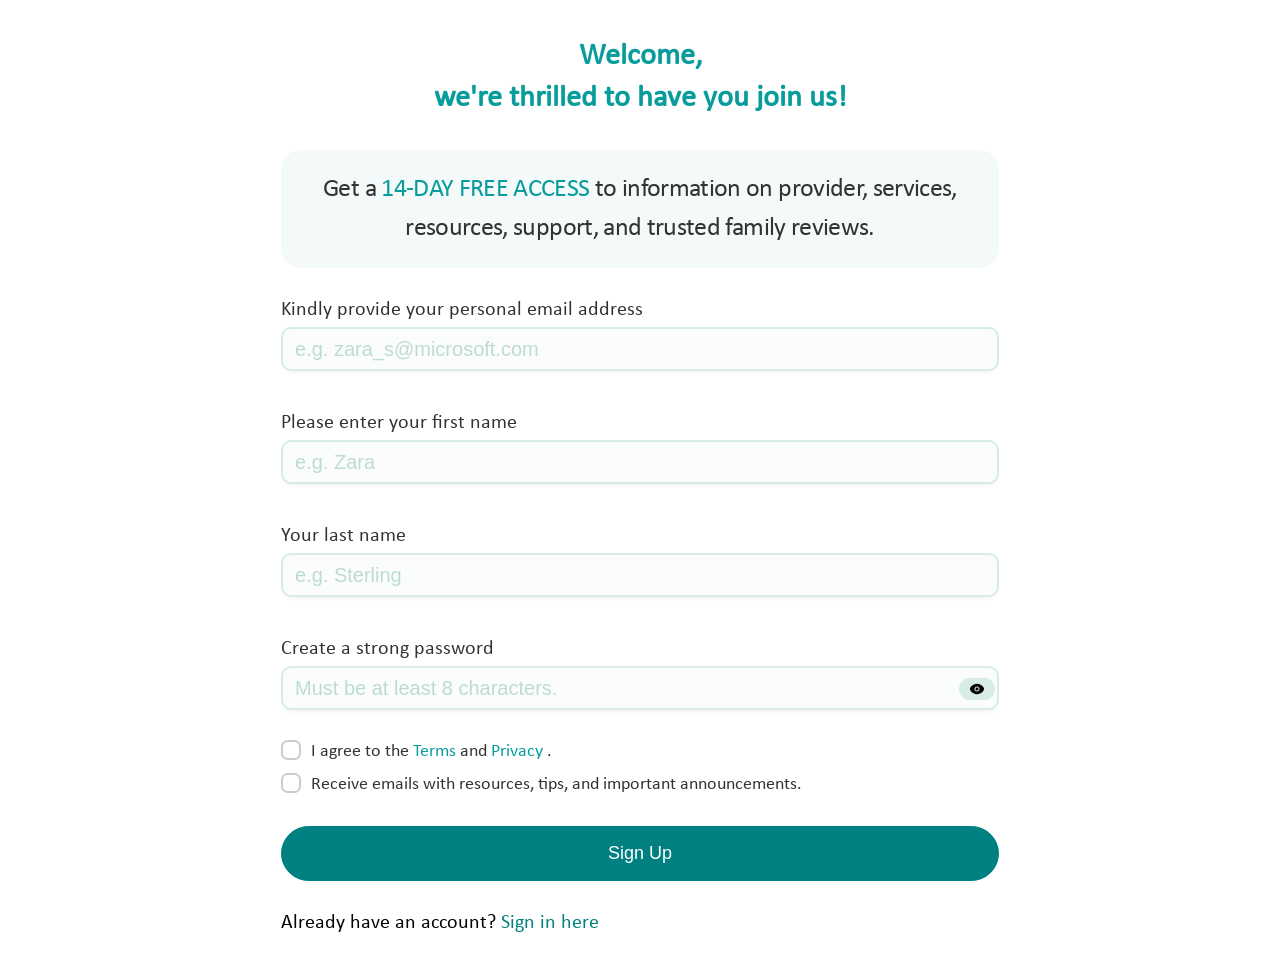
<file: index.html>
<!DOCTYPE html>
<html lang="en">
  <head>
    <meta charset="UTF-8" />
    <meta name="viewport" content="width=device-width, initial-scale=1.0" />
    <link rel="stylesheet" href="./css/signup.css" />
    <title>SignUp</title>
  </head>
  <body>
    <main class="container">
      <section class="form-section">
        <div class="heading-section">
          <h2>Welcome,</h2>
          <h2>we're thrilled to have you join us!</h2>
        </div>
        <div class="heading-message-container">
          Get a <span class="marked">14-DAY FREE ACCESS</span> to information on
          provider, services, resources, support, and trusted family reviews.
        </div>
        <form id="signinForm">
          <div class="form-group">
            <label class="form-label" for="email">
              Kindly provide your personal email address
            </label>
            <input
              required
              id="email"
              type="email"
              placeholder="e.g. zara_s@microsoft.com"
              class="form-control"
            />
          </div>
          <div class="form-group">
            <label class="form-label" for="email">
              Please enter your first name
            </label>
            <input
              required
              id="firstName"
              type="text"
              placeholder="e.g. Zara"
              class="form-control"
            />
          </div>
          <div class="form-group">
            <label class="form-label" for="email"> Your last name </label>
            <input
              required
              id="lastName"
              type="text"
              placeholder="e.g. Sterling"
              class="form-control"
            />
          </div>
          <div class="form-group">
            <label class="form-label" for="password">
              Create a strong password
            </label>
            <div class="input-wrapper">
              <input
                required
                id="password"
                type="password"
                class="form-control"
                placeholder="Must be at least 8 characters."
              />
              <div class="password-visibility-label">
                <div class="visibily-badge show-password">
                  <img
                    class="eye-icon"
                    src="./aseets/icons/eye.svg"
                    alt="eye icon"
                  />
                </div>
                <div class="visibily-badge hide-password">
                  <img
                    class="eye-slash-icon"
                    src="./aseets/icons/eye-slash.svg"
                    alt="eye icon"
                  />
                </div>
              </div>
            </div>
          </div>
          <div class="terms-and-condition-section">
            <div class="terms-section">
              <input name="terms" type="checkbox" hidden />
              <div id="termsCheckBox" class="checkbox"></div>
              <label for="termsCheckBox">
                I agree to the
                <a href="/legal/terms-of-service">Terms</a>
                and
                <a href="/legal/privacy-policy"> Privacy </a> .
              </label>
            </div>
            <div class="terms-section">
              <input name="allowEmails" type="checkbox" hidden />
              <div id="allowEmails" class="checkbox"></div>
              <label for="allowEmails">
                Receive emails with resources, tips, and important
                announcements.
              </label>
            </div>
          </div>
          <div class="recaptcha-container">
            <div
              class="h-captcha"
              data-sitekey="7c64361a-b9d6-4984-b5e6-71acc5c6adcc"
            ></div>
          </div>
          <button type="submit" class="sign-in-button">Sign Up</button>
        </form>
        <div class="sign-in-text-container">
          Already have an account?
          <a class="sign-in-text" href="/sign-in" class="ms-link-3">
            Sign in here
          </a>
        </div>
      </section>
    </main>
    <script src="https://js.hcaptcha.com/1/api.js"></script>
    <script src="./js/signup.js"></script>
  </body>
</html>
</file>
<file: css/signup.css>
/* General Reset */
*,
*::before,
*::after {
  box-sizing: border-box;
}

/* Font Face */
@font-face {
  font-family: "Calibri";
  src: url("../aseets/fonts/calibri/calibri.woff") format("woff");
  font-weight: normal;
  font-style: normal;
}

/* Variables */
:root {
  --color-black: #333;
  --color-white-smoke: #f4f9f9;
  --color-border: rgb(214, 236, 228);
  --color-field-bg: #fbfcfc;
  --color-field-placeholder: rgb(189, 220, 209);
  --color-primary-dark: teal;
  --color-primary-light: rgb(214, 236, 228);
  --color-primary: rgb(8, 156, 156);
  --color-checkbox-border: #ccc;
}

/* Base Styles */
html {
  font-size: 17px;
}

@media (min-width: 400px) {
  html {
    font-size: 18px;
  }
}

body {
  margin: 0;
  font-family: "Calibri", sans-serif;
}

/* Container */
.container {
  align-items: center;
  display: flex;
  justify-content: center;
  min-height: 100vh;
  min-height: 100%;
}

/* Form Section */
.form-section {
  max-width: 790px;
  padding: 36px 27px;
}

@media (min-width: 400px) {
  .form-section {
    padding: 36px;
  }
}

/* Heading Section */
.heading-section {
  color: var(--color-primary);
  margin-bottom: 30px;
  text-align: center;
}

.heading-section h2 {
  font-size: 27px;
  font-weight: 700;
  line-height: 35px;
  margin: 0;
}

@media (min-width: 400px) {
  .heading-section h2 {
    font-size: 30px;
    line-height: 42px;
  }
}

.heading-message-container {
  font-size: 20px;
  line-height: 1.5;
  color: var(--color-black);
  background-color: var(--color-white-smoke);
  text-align: center;
  letter-spacing: -0.025em;
  border-radius: 20px;
  width: auto;
  margin: 0 0 20px;
  padding: 20px;
}

.heading-message-container .marked {
  color: var(--color-primary);
}

@media (min-width: 400px) {
  .heading-message-container {
    font-size: 26px;
  }
}

/* Form Group */
.form-group {
  margin-bottom: 10px;
}

.form-label {
  color: var(--color-black);
  display: inline-block;
  font-size: 16px;
  margin-bottom: 5px;
  padding-top: 10px;
}

@media (min-width: 350px) and (max-width: 399px) {
  .form-label {
    font-size: 18px;
  }
}

@media (min-width: 400px) {
  .form-label {
    font-size: 20px;
  }
}

/* Input Wrapper */
.input-wrapper {
  position: relative;
  display: flex;
  align-items: center;
}

/* Form Control */
input.form-control {
  background-color: var(--color-field-bg);
  border-radius: 10px;
  border: 2px solid var(--color-border);
  box-shadow: 0 5px 5px -5px #0000001a;
  color: var(--color-primary);
  cursor: pointer;
  font-size: 16px;
  margin-bottom: 20px;
  min-height: 44px;
  outline: none;
  padding: 8px 12px;
  transition: box-shadow 0.2s, color 0.2s, border-color 0.2s;
  width: 100%;
}

@media (min-width: 400px) {
  input.form-control {
    font-size: 20px;
  }
}

input.form-control#password {
  padding-right: 50px; /* Space for the visibility toggle */
}

input.form-control::placeholder {
  color: var(--color-field-placeholder);
  font-size: 14px;
}

@media (min-width: 400px) {
  input.form-control::placeholder {
    font-size: 20px;
  }
}

input.form-control:hover,
input.form-control:focus {
  border-color: var(--color-primary);
  border-width: 2px;
  box-shadow: 0 10px 10px -5px #0000001a;
}

/* Password Label */
.password-label {
  display: flex;
  flex-direction: column;
}

@media (min-width: 400px) {
  .password-label {
    flex-direction: row;
    justify-content: space-between;
  }
}

/* Password Visibility Label */
.password-visibility-label {
  position: absolute;
  right: 10px;
  top: 50%;
  transform: translateY(-50%);
  display: flex;
  align-items: center;
  cursor: pointer;
}

.visibily-badge {
  display: none;
  background: var(--color-primary-light);
  border-radius: 12px;
  font-size: 14px;
  padding: 3px 10px;
  text-transform: capitalize;
  position: absolute;
  left: -30px;
  top: -20px;
}

input[type="password"] ~ .password-visibility-label .show-password {
  display: flex;
}

input[type="text"] ~ .password-visibility-label .hide-password {
  display: flex;
}

.visibily-badge img {
  width: 16px;
  object-fit: contain;
}

/* Terms and Condition Section */
.terms-and-condition-section {
  display: flex;
  flex-direction: column;
  gap: 10px;
  margin-bottom: 30px;
}

.terms-section {
  display: flex;
}

.checkbox {
  width: 20px;
  height: 20px;
  border: 2px solid var(--color-checkbox-border);
  border-radius: 33%;
  margin-right: 10px;
  cursor: pointer;
  transition: background-color 0.3s ease, border-color 0.3s ease;
}

.checkbox:hover {
  background-color: rgb(244, 244, 244);
  border-color: var(--color-primary);
}

.checkbox#allowEmails {
  width: 38px;
  height: 20px;
}

@media (min-width: 360px) {
  .checkbox#allowEmails {
    width: 32px !important ;
  }
}

@media (min-width: 418px) {
  .checkbox#allowEmails {
    width: 29px !important ;
  }
}

@media (min-width: 490px) {
  .checkbox#allowEmails {
    width: 23px !important ;
  }
}

@media (min-width: 576px) {
  .checkbox#allowEmails {
    width: 20px !important;
  }
}

input[type="checkbox"]:checked + .checkbox {
  background-color: var(--color-primary);
  border-color: var(--color-primary);
}

input[type="checkbox"] {
  display: none;
}

label {
  cursor: pointer;
  color: var(--color-black);
}

label a {
  color: var(--color-primary);
  text-decoration: none;
}

label a:hover {
  text-decoration: underline;
}

/* recaptcha */
.recaptcha-container {
  max-width: 200px; /* Set the max width */
  transform: scale(0.77); /* Scale the reCAPTCHA widget */
  transform-origin: 0 0; /* Adjust the origin to ensure scaling from top-left */
}

@media (max-width: 399px) {
  .recaptcha-container {
    max-width: 200px; /* Reduce max width for smaller screens */
    transform: scale(0.9); /* Adjust the scaling accordingly */
  }
}

@media (min-width: 400px) {
  .recaptcha-container {
    max-width: auto; /* Set the max width */
    transform: scale(1); /* Ensure consistent scaling on larger screens */
  }
}

/* Sign In Button */
.sign-in-button {
  background-color: var(--color-primary-dark);
  border-radius: 30px;
  border: 1.6px solid var(--color-primary-dark);
  color: #fff;
  cursor: pointer;
  display: block;
  font-size: 18px;
  margin-top: 25px;
  padding: 16px;
  transition: 0.4s ease;
  width: 100%;
}

.sign-in-button:hover,
.sign-in-button:active {
  background: #fff;
  color: var(--color-primary-dark);
}

/* Sign In Text Container */
.sign-in-text-container {
  margin-top: 30px;
  font-size: 16px;
}

.sign-in-text {
  color: var(--color-primary-dark);
  text-decoration: none;
  transition: 0.3s ease;
}

.sign-in-text:hover,
.sign-in-text:visited:hover {
  opacity: 0.8;
  text-decoration: underline;
  text-underline-position: under;
}

@media (min-width: 400px) {
  .sign-in-text-container {
    font-size: 20px;
  }
}
</file>
